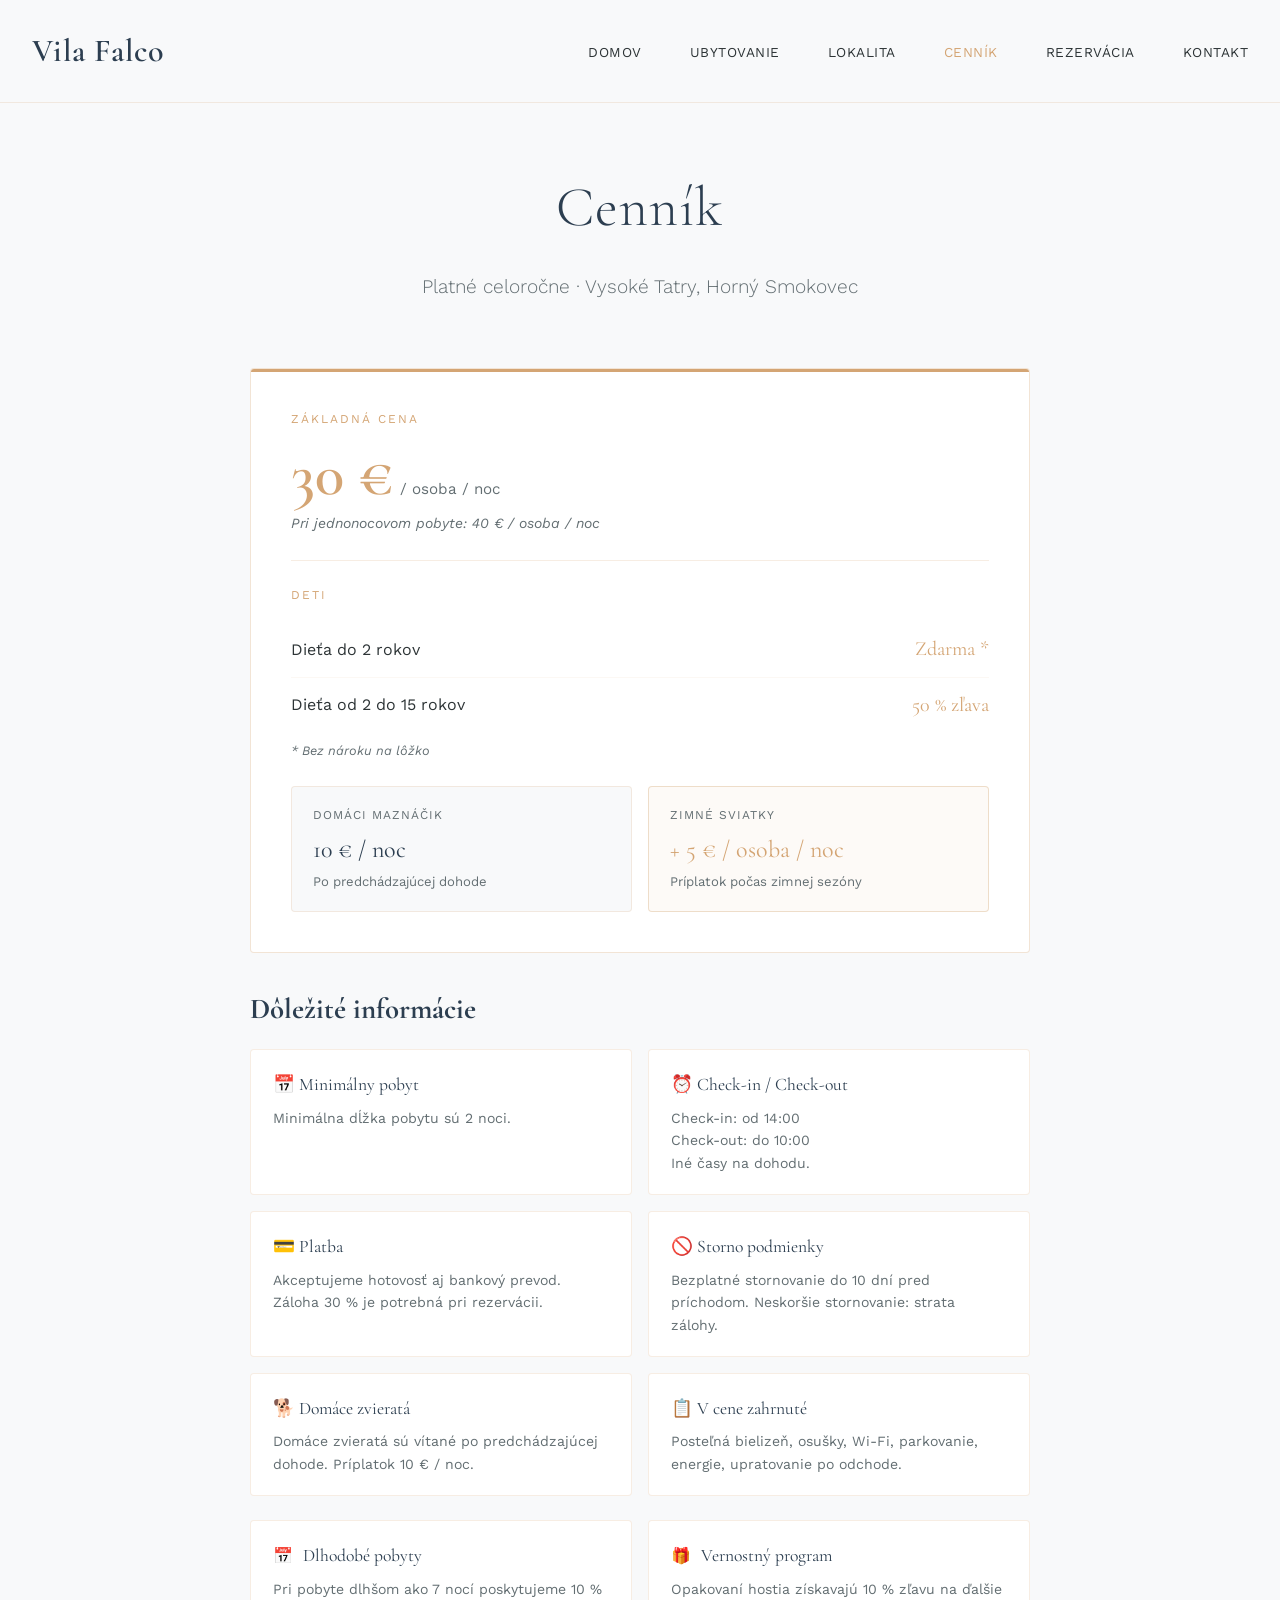
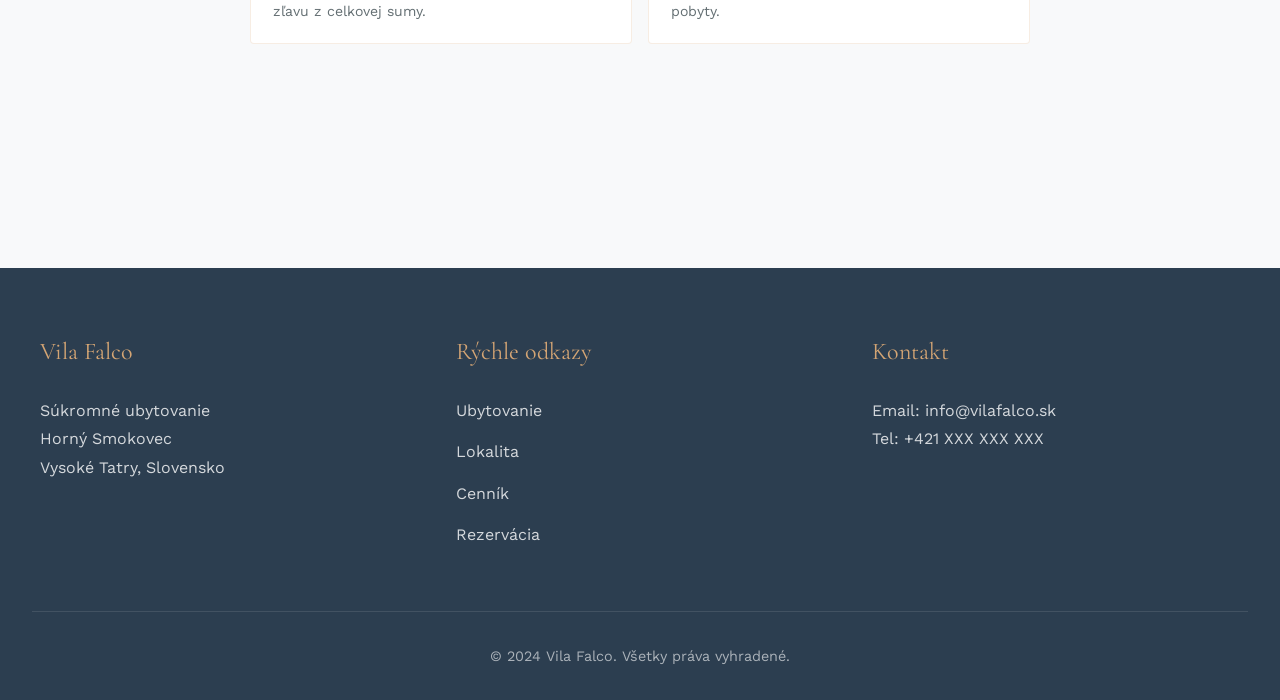
<file: cennik.html>
<!DOCTYPE html>
<html lang="sk">
<head>
    <meta charset="UTF-8">
    <meta name="viewport" content="width=device-width, initial-scale=1.0">
    <title>Cenník - Vila Falco</title>
    <meta name="description" content="Cenník ubytovania Vila Falco - transparentné ceny bez skrytých poplatkov.">
    <link rel="stylesheet" href="styles.css">
</head>
<body>
    <div class="nav-container">
        <nav>
            <a href="index.html" class="logo">Vila Falco</a>
            <ul class="nav-links">
                <li><a href="index.html">Domov</a></li>
                <li><a href="ubytovanie.html">Ubytovanie</a></li>
                <li><a href="lokalita.html">Lokalita</a></li>
                <li><a href="cennik.html" class="active">Cenník</a></li>
                <li><a href="rezervacia.html">Rezervácia</a></li>
                <li><a href="kontakt.html">Kontakt</a></li>
            </ul>
        </nav>
    </div>

<main>
  <div class="container">
    <h1 class="page-title">Cenník</h1>
    <p class="page-subtitle">Platné celoročne · Vysoké Tatry, Horný Smokovec</p>

    <div style="max-width: 780px; margin: 0 auto;">

      <!-- Základná cena -->
      <div style="background: #fff; border: 1px solid rgba(212,165,116,0.3); border-radius: 4px; padding: 2.5rem; margin-bottom: 2rem; position: relative; overflow: hidden;">
        <div style="position: absolute; top: 0; left: 0; right: 0; height: 3px; background: #d4a574;"></div>

        <p style="font-size: 0.75rem; text-transform: uppercase; letter-spacing: 2px; color: #d4a574; margin-bottom: 1rem;">Základná cena</p>
        <div style="display: flex; align-items: baseline; gap: 0.4rem;">
          <span style="font-family: var(--font-display); font-size: 3.8rem; font-weight: 600; color: var(--color-accent); line-height: 1;">30 €</span>
          <span style="color: var(--color-text-light); font-size: 0.95rem;">/ osoba / noc</span>
        </div>
        <p style="font-size: 0.88rem; color: var(--color-text-light); font-style: italic; margin-top: 0.4rem; margin-bottom: 1.5rem;">Pri jednonocovom pobyte: 40 € / osoba / noc</p>

        <hr style="border: none; border-top: 1px solid rgba(212,165,116,0.2); margin: 1.5rem 0;">

        <p style="font-size: 0.75rem; text-transform: uppercase; letter-spacing: 2px; color: #d4a574; margin-bottom: 1rem;">Deti</p>
        <div style="display: flex; justify-content: space-between; align-items: center; padding: 0.65rem 0; border-bottom: 1px solid rgba(212,165,116,0.08);">
          <span>Dieťa do 2 rokov</span>
          <span style="font-family: var(--font-display); font-size: 1.25rem; color: var(--color-accent);">Zdarma *</span>
        </div>
        <div style="display: flex; justify-content: space-between; align-items: center; padding: 0.65rem 0;">
          <span>Dieťa od 2 do 15 rokov</span>
          <span style="font-family: var(--font-display); font-size: 1.25rem; color: var(--color-accent);">50 % zľava</span>
        </div>
        <p style="font-size: 0.8rem; color: var(--color-text-light); font-style: italic; margin-top: 0.5rem;">* Bez nároku na lôžko</p>

        <div style="display: grid; grid-template-columns: 1fr 1fr; gap: 1rem; margin-top: 1.5rem;">
          <div style="background: #f8f9fa; border: 1px solid rgba(212,165,116,0.2); border-radius: 4px; padding: 1.1rem 1.3rem;">
            <p style="font-size: 0.75rem; text-transform: uppercase; letter-spacing: 1px; color: var(--color-text-light); margin-bottom: 0.3rem;">Domáci maznáčik</p>
            <p style="font-family: var(--font-display); font-size: 1.5rem; color: var(--color-primary);">10 € / noc</p>
            <p style="font-size: 0.82rem; color: var(--color-text-light);">Po predchádzajúcej dohode</p>
          </div>
          <div style="background: rgba(212,165,116,0.06); border: 1px solid rgba(212,165,116,0.35); border-radius: 4px; padding: 1.1rem 1.3rem;">
            <p style="font-size: 0.75rem; text-transform: uppercase; letter-spacing: 1px; color: var(--color-text-light); margin-bottom: 0.3rem;">Zimné sviatky</p>
            <p style="font-family: var(--font-display); font-size: 1.5rem; color: var(--color-accent);">+ 5 € / osoba / noc</p>
            <p style="font-size: 0.82rem; color: var(--color-text-light);">Príplatok počas zimnej sezóny</p>
          </div>
        </div>
      </div>

      <!-- Dôležité informácie -->
      <h2 style="font-family: var(--font-display); font-size: 1.8rem; color: var(--color-primary); margin-bottom: 1rem;">Dôležité informácie</h2>
      <div style="display: grid; grid-template-columns: 1fr 1fr; gap: 1rem; margin-bottom: 1.5rem;">

        <div style="background: #fff; border: 1px solid rgba(212,165,116,0.2); border-radius: 4px; padding: 1.25rem 1.4rem;">
          <p style="font-family: var(--font-display); font-size: 1.1rem; color: var(--color-primary); margin-bottom: 0.4rem;">📅 Minimálny pobyt</p>
          <p style="font-size: 0.88rem; color: var(--color-text-light); line-height: 1.6;">Minimálna dĺžka pobytu sú 2 noci.</p>
        </div>

        <div style="background: #fff; border: 1px solid rgba(212,165,116,0.2); border-radius: 4px; padding: 1.25rem 1.4rem;">
          <p style="font-family: var(--font-display); font-size: 1.1rem; color: var(--color-primary); margin-bottom: 0.4rem;">⏰ Check-in / Check-out</p>
          <p style="font-size: 0.88rem; color: var(--color-text-light); line-height: 1.6;">Check-in: od 14:00<br>Check-out: do 10:00<br>Iné časy na dohodu.</p>
        </div>

        <div style="background: #fff; border: 1px solid rgba(212,165,116,0.2); border-radius: 4px; padding: 1.25rem 1.4rem;">
          <p style="font-family: var(--font-display); font-size: 1.1rem; color: var(--color-primary); margin-bottom: 0.4rem;">💳 Platba</p>
          <p style="font-size: 0.88rem; color: var(--color-text-light); line-height: 1.6;">Akceptujeme hotovosť aj bankový prevod. Záloha 30 % je potrebná pri rezervácii.</p>
        </div>

        <div style="background: #fff; border: 1px solid rgba(212,165,116,0.2); border-radius: 4px; padding: 1.25rem 1.4rem;">
          <p style="font-family: var(--font-display); font-size: 1.1rem; color: var(--color-primary); margin-bottom: 0.4rem;">🚫 Storno podmienky</p>
          <p style="font-size: 0.88rem; color: var(--color-text-light); line-height: 1.6;">Bezplatné stornovanie do 10 dní pred príchodom. Neskoršie stornovanie: strata zálohy.</p>
        </div>

        <div style="background: #fff; border: 1px solid rgba(212,165,116,0.2); border-radius: 4px; padding: 1.25rem 1.4rem;">
          <p style="font-family: var(--font-display); font-size: 1.1rem; color: var(--color-primary); margin-bottom: 0.4rem;">🐕 Domáce zvieratá</p>
          <p style="font-size: 0.88rem; color: var(--color-text-light); line-height: 1.6;">Domáce zvieratá sú vítané po predchádzajúcej dohode. Príplatok 10 € / noc.</p>
        </div>

        <div style="background: #fff; border: 1px solid rgba(212,165,116,0.2); border-radius: 4px; padding: 1.25rem 1.4rem;">
          <p style="font-family: var(--font-display); font-size: 1.1rem; color: var(--color-primary); margin-bottom: 0.4rem;">📋 V cene zahrnuté</p>
          <p style="font-size: 0.88rem; color: var(--color-text-light); line-height: 1.6;">Posteľná bielizeň, osušky, Wi-Fi, parkovanie, energie, upratovanie po odchode.</p>
        </div>

      </div>

<!-- Bonusy -->
      <div style="display: grid; grid-template-columns: 1fr 1fr; gap: 1rem; margin-bottom: 3rem;">

        <div style="background: #fff; border: 1px solid rgba(212,165,116,0.2); border-radius: 4px; padding: 1.25rem 1.4rem;">
          <div style="display: flex; align-items: center; gap: 0.6rem; margin-bottom: 0.4rem;">
            <span style="font-size: 1rem; line-height: 1;">📅</span>
            <span style="font-family: var(--font-display); font-size: 1.1rem; color: var(--color-primary);">Dlhodobé pobyty</span>
          </div>
          <p style="font-size: 0.88rem; color: var(--color-text-light); line-height: 1.6;">Pri pobyte dlhšom ako 7 nocí poskytujeme 10 % zľavu z celkovej sumy.</p>
        </div>

        <div style="background: #fff; border: 1px solid rgba(212,165,116,0.2); border-radius: 4px; padding: 1.25rem 1.4rem;">
          <div style="display: flex; align-items: center; gap: 0.6rem; margin-bottom: 0.4rem;">
            <span style="font-size: 1rem; line-height: 1;">🎁</span>
            <span style="font-family: var(--font-display); font-size: 1.1rem; color: var(--color-primary);">Vernostný program</span>
          </div>
          <p style="font-size: 0.88rem; color: var(--color-text-light); line-height: 1.6;">Opakovaní hostia získavajú 10 % zľavu na ďalšie pobyty.</p>
        </div>

      </div>

    </div>
  </div>
</main>

    <footer>
        <div class="footer-content">
            <div class="footer-section">
                <h3>Vila Falco</h3>
                <p>Súkromné ubytovanie<br>
                Horný Smokovec<br>
                Vysoké Tatry, Slovensko</p>
            </div>
            
            <div class="footer-section">
                <h3>Rýchle odkazy</h3>
                <a href="ubytovanie.html">Ubytovanie</a>
                <a href="lokalita.html">Lokalita</a>
                <a href="cennik.html">Cenník</a>
                <a href="rezervacia.html">Rezervácia</a>
            </div>
            
            <div class="footer-section">
                <h3>Kontakt</h3>
                <p>Email: info@vilafalco.sk<br>
                Tel: +421 XXX XXX XXX</p>
            </div>
        </div>
        
        <div class="footer-bottom">
            <p>&copy; 2024 Vila Falco. Všetky práva vyhradené.</p>
        </div>
    </footer>
</body>
</html>
</file>
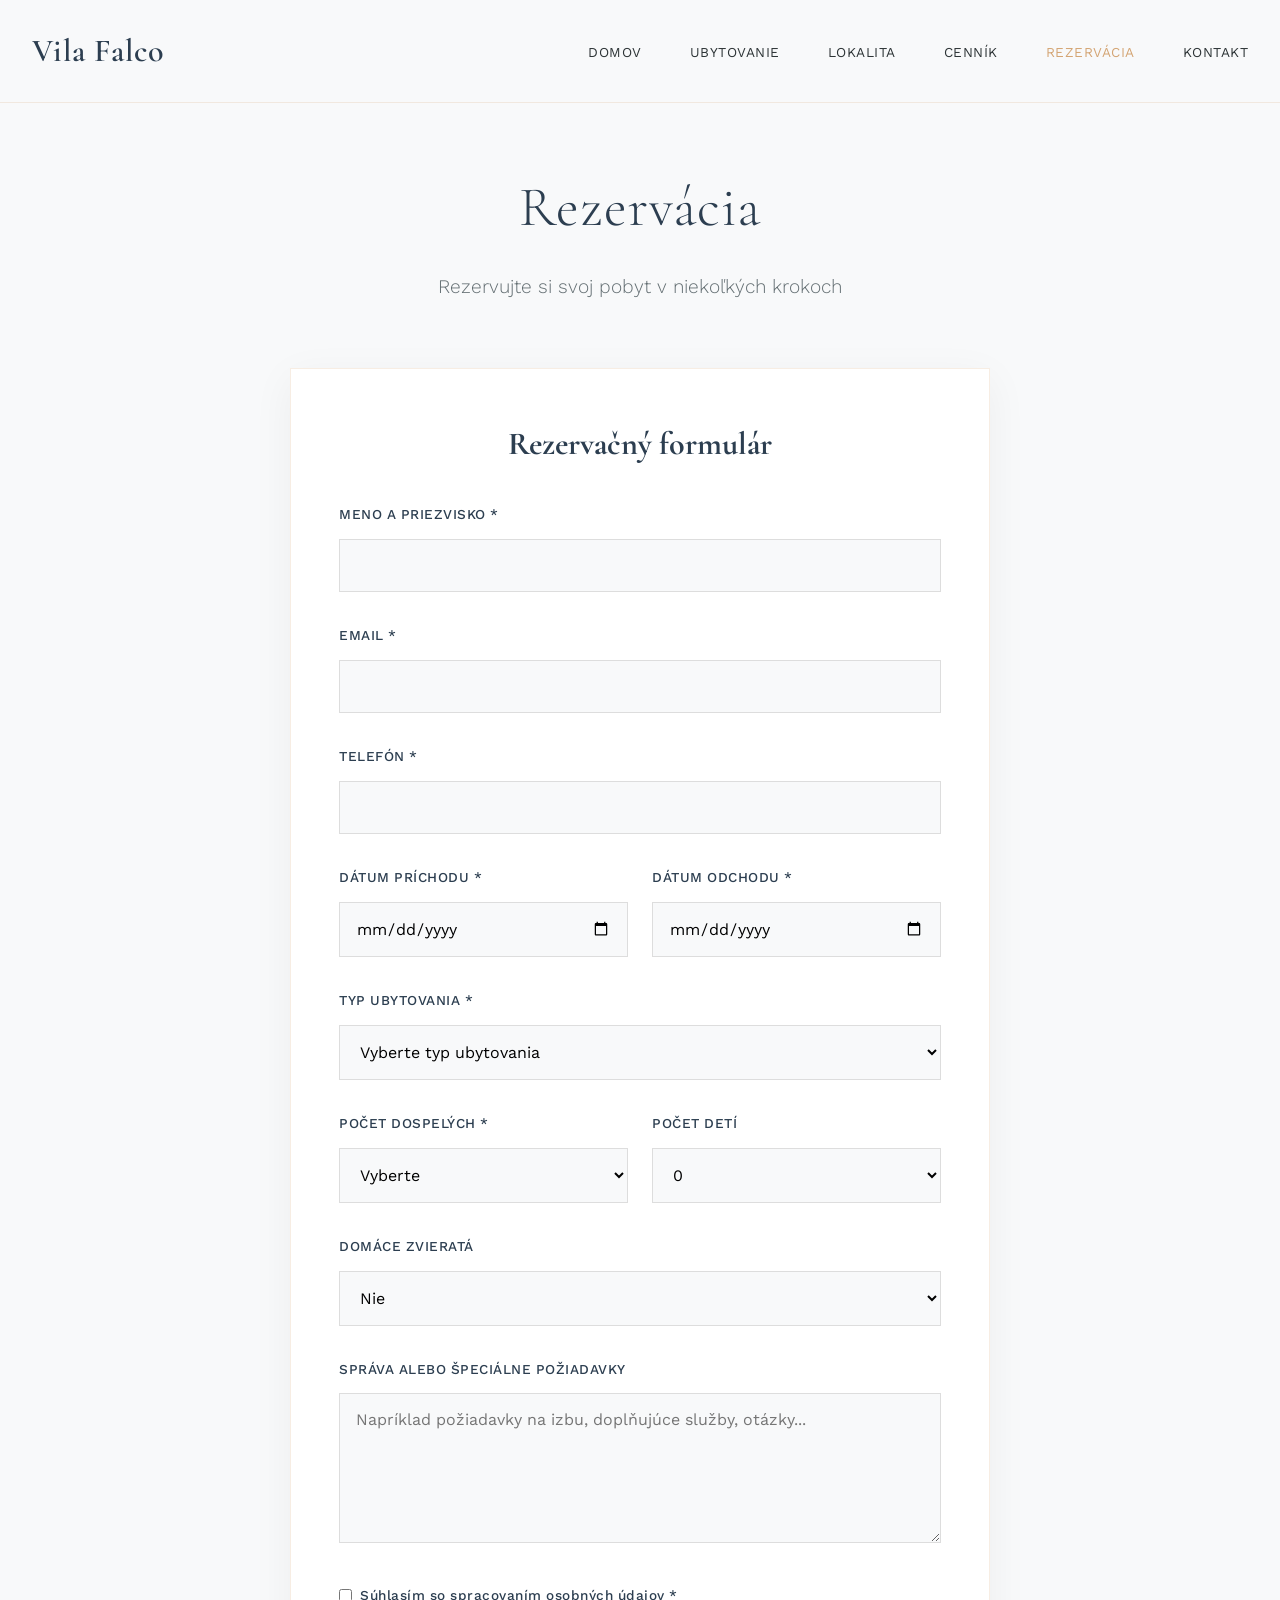
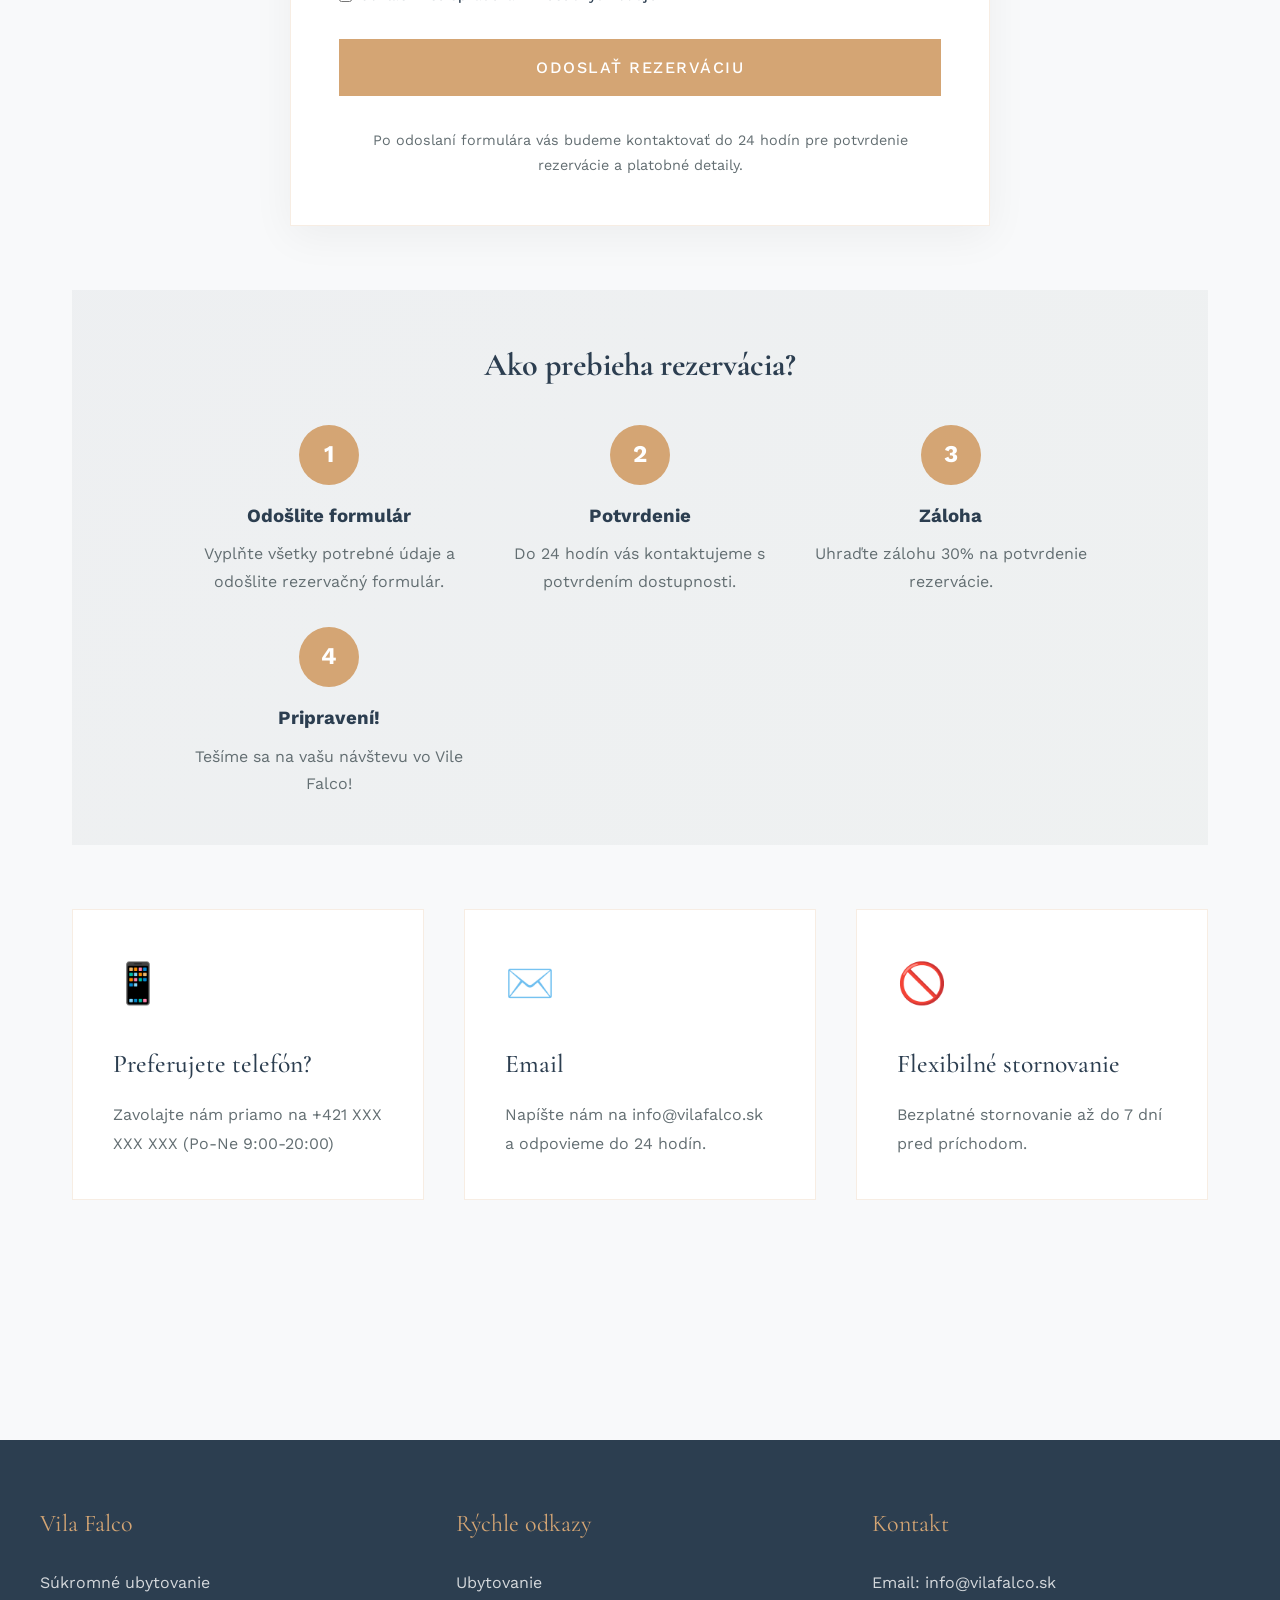
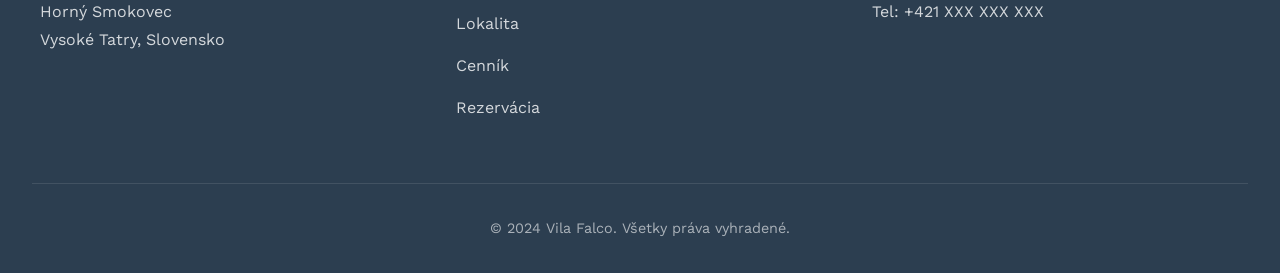
<file: rezervacia.html>
<!DOCTYPE html>
<html lang="sk">
<head>
    <meta charset="UTF-8">
    <meta name="viewport" content="width=device-width, initial-scale=1.0">
    <title>Rezervácia - Vila Falco</title>
    <meta name="description" content="Rezervujte si pobyt vo Vile Falco jednoducho online.">
    <link rel="stylesheet" href="styles.css">
</head>
<body>
    <div class="nav-container">
        <nav>
            <a href="index.html" class="logo">Vila Falco</a>
            <ul class="nav-links">
                <li><a href="index.html">Domov</a></li>
                <li><a href="ubytovanie.html">Ubytovanie</a></li>
                <li><a href="lokalita.html">Lokalita</a></li>
                <li><a href="cennik.html">Cenník</a></li>
                <li><a href="rezervacia.html" class="active">Rezervácia</a></li>
                <li><a href="kontakt.html">Kontakt</a></li>
            </ul>
        </nav>
    </div>

    <main>
        <div class="container">
            <h1 class="page-title">Rezervácia</h1>
            <p class="page-subtitle">Rezervujte si svoj pobyt v niekoľkých krokoch</p>

            <div class="contact-form">
                <h2 style="font-family: var(--font-display); font-size: 2rem; text-align: center; margin-bottom: 2rem; color: var(--color-primary);">Rezervačný formulár</h2>
                
                <form action="#" method="POST" onsubmit="handleSubmit(event)">
                    <div class="form-group">
                        <label for="name">Meno a priezvisko *</label>
                        <input type="text" id="name" name="name" required>
                    </div>

                    <div class="form-group">
                        <label for="email">Email *</label>
                        <input type="email" id="email" name="email" required>
                    </div>

                    <div class="form-group">
                        <label for="phone">Telefón *</label>
                        <input type="tel" id="phone" name="phone" required>
                    </div>

                    <div style="display: grid; grid-template-columns: 1fr 1fr; gap: 1.5rem;">
                        <div class="form-group">
                            <label for="checkin">Dátum príchodu *</label>
                            <input type="date" id="checkin" name="checkin" required>
                        </div>

                        <div class="form-group">
                            <label for="checkout">Dátum odchodu *</label>
                            <input type="date" id="checkout" name="checkout" required>
                        </div>
                    </div>

                    <div class="form-group">
                        <label for="accommodation">Typ ubytovania *</label>
                        <select id="accommodation" name="accommodation" required>
                            <option value="">Vyberte typ ubytovania</option>
                            <option value="double">Dvojlôžková izba (€45/noc)</option>
                            <option value="triple">Trojlôžková izba (€60/noc)</option>
                            <option value="floor">Celé poschodie (€120/noc)</option>
                        </select>
                    </div>

                    <div style="display: grid; grid-template-columns: 1fr 1fr; gap: 1.5rem;">
                        <div class="form-group">
                            <label for="adults">Počet dospelých *</label>
                            <select id="adults" name="adults" required>
                                <option value="">Vyberte</option>
                                <option value="1">1</option>
                                <option value="2">2</option>
                                <option value="3">3</option>
                                <option value="4">4</option>
                                <option value="5">5</option>
                                <option value="6">6</option>
                            </select>
                        </div>

                        <div class="form-group">
                            <label for="children">Počet detí</label>
                            <select id="children" name="children">
                                <option value="0">0</option>
                                <option value="1">1</option>
                                <option value="2">2</option>
                                <option value="3">3</option>
                                <option value="4">4</option>
                            </select>
                        </div>
                    </div>

                    <div class="form-group">
                        <label for="pets">Domáce zvieratá</label>
                        <select id="pets" name="pets">
                            <option value="no">Nie</option>
                            <option value="yes">Áno (príplatok €10/noc)</option>
                        </select>
                    </div>

                    <div class="form-group">
                        <label for="message">Správa alebo špeciálne požiadavky</label>
                        <textarea id="message" name="message" rows="5" placeholder="Napríklad požiadavky na izbu, doplňujúce služby, otázky..."></textarea>
                    </div>

                    <div class="form-group">
                        <label style="display: flex; align-items: center; text-transform: none; gap: 0.5rem;">
                            <input type="checkbox" required style="width: auto;">
                            <span>Súhlasím so spracovaním osobných údajov *</span>
                        </label>
                    </div>

                    <button type="submit" class="submit-btn">Odoslať rezerváciu</button>
                </form>

                <p style="text-align: center; margin-top: 2rem; color: var(--color-text-light); font-size: 0.9rem;">
                    Po odoslaní formulára vás budeme kontaktovať do 24 hodín pre potvrdenie rezervácie a platobné detaily.
                </p>
            </div>

            <div style="background: linear-gradient(135deg, rgba(44, 62, 80, 0.05), rgba(61, 90, 76, 0.05)); padding: 3rem; margin: 4rem 0;">
                <h2 style="font-family: var(--font-display); font-size: 2rem; text-align: center; margin-bottom: 2rem; color: var(--color-primary);">Ako prebieha rezervácia?</h2>
                
                <div style="display: grid; grid-template-columns: repeat(auto-fit, minmax(250px, 1fr)); gap: 2rem; max-width: 900px; margin: 0 auto;">
                    <div style="text-align: center;">
                        <div style="width: 60px; height: 60px; background: var(--color-accent); color: white; border-radius: 50%; display: flex; align-items: center; justify-content: center; font-size: 1.5rem; font-weight: bold; margin: 0 auto 1rem;">1</div>
                        <h3 style="color: var(--color-primary); margin-bottom: 0.5rem;">Odošlite formulár</h3>
                        <p style="color: var(--color-text-light);">Vyplňte všetky potrebné údaje a odošlite rezervačný formulár.</p>
                    </div>
                    
                    <div style="text-align: center;">
                        <div style="width: 60px; height: 60px; background: var(--color-accent); color: white; border-radius: 50%; display: flex; align-items: center; justify-content: center; font-size: 1.5rem; font-weight: bold; margin: 0 auto 1rem;">2</div>
                        <h3 style="color: var(--color-primary); margin-bottom: 0.5rem;">Potvrdenie</h3>
                        <p style="color: var(--color-text-light);">Do 24 hodín vás kontaktujeme s potvrdením dostupnosti.</p>
                    </div>
                    
                    <div style="text-align: center;">
                        <div style="width: 60px; height: 60px; background: var(--color-accent); color: white; border-radius: 50%; display: flex; align-items: center; justify-content: center; font-size: 1.5rem; font-weight: bold; margin: 0 auto 1rem;">3</div>
                        <h3 style="color: var(--color-primary); margin-bottom: 0.5rem;">Záloha</h3>
                        <p style="color: var(--color-text-light);">Uhraďte zálohu 30% na potvrdenie rezervácie.</p>
                    </div>
                    
                    <div style="text-align: center;">
                        <div style="width: 60px; height: 60px; background: var(--color-accent); color: white; border-radius: 50%; display: flex; align-items: center; justify-content: center; font-size: 1.5rem; font-weight: bold; margin: 0 auto 1rem;">4</div>
                        <h3 style="color: var(--color-primary); margin-bottom: 0.5rem;">Pripravení!</h3>
                        <p style="color: var(--color-text-light);">Tešíme sa na vašu návštevu vo Vile Falco!</p>
                    </div>
                </div>
            </div>

            <div class="features" style="margin-top: 4rem;">
                <div class="feature-card">
                    <div class="feature-icon">📱</div>
                    <h3>Preferujete telefón?</h3>
                    <p>Zavolajte nám priamo na +421 XXX XXX XXX (Po-Ne 9:00-20:00)</p>
                </div>
                
                <div class="feature-card">
                    <div class="feature-icon">✉️</div>
                    <h3>Email</h3>
                    <p>Napíšte nám na info@vilafalco.sk a odpovieme do 24 hodín.</p>
                </div>
                
                <div class="feature-card">
                    <div class="feature-icon">🚫</div>
                    <h3>Flexibilné stornovanie</h3>
                    <p>Bezplatné stornovanie až do 7 dní pred príchodom.</p>
                </div>
            </div>
        </div>
    </main>

    <footer>
        <div class="footer-content">
            <div class="footer-section">
                <h3>Vila Falco</h3>
                <p>Súkromné ubytovanie<br>
                Horný Smokovec<br>
                Vysoké Tatry, Slovensko</p>
            </div>
            
            <div class="footer-section">
                <h3>Rýchle odkazy</h3>
                <a href="ubytovanie.html">Ubytovanie</a>
                <a href="lokalita.html">Lokalita</a>
                <a href="cennik.html">Cenník</a>
                <a href="rezervacia.html">Rezervácia</a>
            </div>
            
            <div class="footer-section">
                <h3>Kontakt</h3>
                <p>Email: info@vilafalco.sk<br>
                Tel: +421 XXX XXX XXX</p>
            </div>
        </div>
        
        <div class="footer-bottom">
            <p>&copy; 2024 Vila Falco. Všetky práva vyhradené.</p>
        </div>
    </footer>

    <script>
        function handleSubmit(event) {
            event.preventDefault();
            alert('Ďakujeme za vašu rezerváciu! V skutočnom nasadení by ste teraz mali nastaviť odoslanie formulára na váš email alebo rezervačný systém. Budeme vás kontaktovať do 24 hodín.');
            // V skutočnosti tu pripojíte formulár na váš backend alebo email službu
        }

        // Nastavenie minimálneho dátumu na dnešok
        document.addEventListener('DOMContentLoaded', function() {
            const today = new Date().toISOString().split('T')[0];
            document.getElementById('checkin').setAttribute('min', today);
            document.getElementById('checkout').setAttribute('min', today);

            // Aktualizovať minimálny checkout dátum po výbere check-in
            document.getElementById('checkin').addEventListener('change', function() {
                const checkinDate = new Date(this.value);
                checkinDate.setDate(checkinDate.getDate() + 1);
                const minCheckout = checkinDate.toISOString().split('T')[0];
                document.getElementById('checkout').setAttribute('min', minCheckout);
            });
        });
    </script>
</body>
</html>
</file>
<file: styles.css>
@import url('https://fonts.googleapis.com/css2?family=Cormorant+Garamond:wght@300;400;600;700&family=Work+Sans:wght@300;400;500;600&display=swap');

:root {
  --color-primary: #2c3e50;
  --color-accent: #d4a574;
  --color-mountain: #4a5f7a;
  --color-snow: #f8f9fa;
  --color-forest: #3d5a4c;
  --color-text: #2d3436;
  --color-text-light: #636e72;
  
  --font-display: 'Cormorant Garamond', serif;
  --font-body: 'Work Sans', sans-serif;
  
  --transition: all 0.4s cubic-bezier(0.4, 0, 0.2, 1);
}

* {
  margin: 0;
  padding: 0;
  box-sizing: border-box;
}

body {
  font-family: var(--font-body);
  color: var(--color-text);
  line-height: 1.7;
  background: var(--color-snow);
  overflow-x: hidden;
}

/* Navigation */
.nav-container {
  position: fixed;
  top: 0;
  left: 0;
  right: 0;
  background: rgba(248, 249, 250, 0.95);
  backdrop-filter: blur(10px);
  z-index: 1000;
  border-bottom: 1px solid rgba(212, 165, 116, 0.2);
  transition: var(--transition);
}

nav {
  max-width: 1400px;
  margin: 0 auto;
  padding: 1.5rem 2rem;
  display: flex;
  justify-content: space-between;
  align-items: center;
}

.logo {
  font-family: var(--font-display);
  font-size: 2rem;
  font-weight: 600;
  color: var(--color-primary);
  text-decoration: none;
  letter-spacing: 1px;
  position: relative;
}

.logo::after {
  content: '';
  position: absolute;
  bottom: -5px;
  left: 0;
  width: 0;
  height: 2px;
  background: var(--color-accent);
  transition: var(--transition);
}

.logo:hover::after {
  width: 100%;
}

.nav-links {
  display: flex;
  gap: 3rem;
  list-style: none;
}

.nav-links a {
  color: var(--color-text);
  text-decoration: none;
  font-weight: 400;
  font-size: 0.95rem;
  letter-spacing: 0.5px;
  position: relative;
  transition: var(--transition);
  text-transform: uppercase;
  font-size: 0.85rem;
}

.nav-links a::before {
  content: '';
  position: absolute;
  bottom: -5px;
  left: 0;
  width: 0;
  height: 1px;
  background: var(--color-accent);
  transition: var(--transition);
}

.nav-links a:hover {
  color: var(--color-accent);
}

.nav-links a:hover::before {
  width: 100%;
}

.nav-links a.active {
  color: var(--color-accent);
}

/* Hero Section */
.hero {
  height: 85vh;
  background: linear-gradient(135deg, rgba(44, 62, 80, 0.7), rgba(61, 90, 76, 0.6)), 
              url('https://images.unsplash.com/photo-1506905925346-21bda4d32df4?q=80&w=2000') center/cover;
  display: flex;
  align-items: center;
  justify-content: center;
  position: relative;
  margin-top: 80px;
  overflow: hidden;
}

.hero::before {
  content: '';
  position: absolute;
  inset: 0;
  background: repeating-linear-gradient(
    0deg,
    transparent,
    transparent 2px,
    rgba(255, 255, 255, 0.03) 2px,
    rgba(255, 255, 255, 0.03) 4px
  );
  pointer-events: none;
}

.hero-content {
  text-align: center;
  color: white;
  z-index: 2;
  max-width: 900px;
  padding: 0 2rem;
  animation: fadeInUp 1s ease-out;
}

.hero h1 {
  font-family: var(--font-display);
  font-size: 5rem;
  font-weight: 300;
  margin-bottom: 1rem;
  letter-spacing: 2px;
  text-shadow: 2px 4px 8px rgba(0, 0, 0, 0.3);
  line-height: 1.2;
}

.hero-subtitle {
  font-size: 1.3rem;
  font-weight: 300;
  letter-spacing: 3px;
  text-transform: uppercase;
  color: var(--color-accent);
  margin-bottom: 2rem;
  text-shadow: 1px 2px 4px rgba(0, 0, 0, 0.3);
}

.hero p {
  font-size: 1.2rem;
  margin-bottom: 2.5rem;
  line-height: 1.8;
  max-width: 600px;
  margin-left: auto;
  margin-right: auto;
  font-weight: 300;
}

.cta-button {
  display: inline-block;
  padding: 1.2rem 3rem;
  background: var(--color-accent);
  color: white;
  text-decoration: none;
  font-weight: 500;
  letter-spacing: 1.5px;
  text-transform: uppercase;
  font-size: 0.9rem;
  transition: var(--transition);
  border: 2px solid var(--color-accent);
  position: relative;
  overflow: hidden;
}

.cta-button::before {
  content: '';
  position: absolute;
  top: 50%;
  left: 50%;
  width: 0;
  height: 0;
  border-radius: 50%;
  background: rgba(255, 255, 255, 0.2);
  transform: translate(-50%, -50%);
  transition: width 0.6s, height 0.6s;
}

.cta-button:hover::before {
  width: 300px;
  height: 300px;
}

.cta-button:hover {
  transform: translateY(-2px);
  box-shadow: 0 10px 25px rgba(212, 165, 116, 0.3);
}

/* Main Content */
main {
  margin-top: 80px;
}

.container {
  max-width: 1200px;
  margin: 0 auto;
  padding: 5rem 2rem;
}

.page-title {
  font-family: var(--font-display);
  font-size: 3.5rem;
  font-weight: 300;
  color: var(--color-primary);
  margin-bottom: 1rem;
  text-align: center;
  letter-spacing: 1px;
}

.page-subtitle {
  text-align: center;
  font-size: 1.2rem;
  color: var(--color-text-light);
  margin-bottom: 4rem;
  font-weight: 300;
}

/* Feature Grid */
.features {
  display: grid;
  grid-template-columns: repeat(auto-fit, minmax(280px, 1fr));
  gap: 2.5rem;
  margin: 4rem 0;
}

.feature-card {
  padding: 2.5rem;
  background: white;
  border: 1px solid rgba(212, 165, 116, 0.2);
  transition: var(--transition);
  position: relative;
  overflow: hidden;
}

.feature-card::before {
  content: '';
  position: absolute;
  top: 0;
  left: 0;
  width: 100%;
  height: 3px;
  background: var(--color-accent);
  transform: scaleX(0);
  transform-origin: left;
  transition: var(--transition);
}

.feature-card:hover::before {
  transform: scaleX(1);
}

.feature-card:hover {
  transform: translateY(-5px);
  box-shadow: 0 15px 40px rgba(0, 0, 0, 0.1);
}

.feature-icon {
  font-size: 2.5rem;
  margin-bottom: 1.5rem;
  color: var(--color-accent);
}

.feature-card h3 {
  font-family: var(--font-display);
  font-size: 1.6rem;
  margin-bottom: 1rem;
  color: var(--color-primary);
  font-weight: 500;
}

.feature-card p {
  color: var(--color-text-light);
  line-height: 1.8;
}

/* Content Section */
.content-section {
  margin: 5rem 0;
  display: grid;
  grid-template-columns: 1fr 1fr;
  gap: 4rem;
  align-items: center;
}

.content-image {
  width: 100%;
  height: 500px;
  object-fit: cover;
  border: 10px solid white;
  box-shadow: 0 20px 60px rgba(0, 0, 0, 0.15);
  transition: var(--transition);
}

.content-image:hover {
  transform: scale(1.02);
  box-shadow: 0 25px 80px rgba(0, 0, 0, 0.2);
}

.content-text h2 {
  font-family: var(--font-display);
  font-size: 2.5rem;
  color: var(--color-primary);
  margin-bottom: 1.5rem;
  font-weight: 400;
}

.content-text p {
  color: var(--color-text-light);
  margin-bottom: 1.5rem;
  line-height: 1.9;
  font-size: 1.05rem;
}

.content-text ul {
  list-style: none;
  margin: 2rem 0;
}

.content-text li {
  padding: 0.8rem 0;
  padding-left: 2rem;
  position: relative;
  color: var(--color-text);
  font-size: 1.05rem;
}

.content-text li::before {
  content: '◆';
  position: absolute;
  left: 0;
  color: var(--color-accent);
  font-size: 0.8rem;
}

/* Footer */
footer {
  background: var(--color-primary);
  color: white;
  padding: 4rem 2rem 2rem;
  margin-top: 6rem;
}

.footer-content {
  max-width: 1200px;
  margin: 0 auto;
  display: grid;
  grid-template-columns: repeat(auto-fit, minmax(250px, 1fr));
  gap: 3rem;
  margin-bottom: 3rem;
}

.footer-section h3 {
  font-family: var(--font-display);
  font-size: 1.5rem;
  margin-bottom: 1.5rem;
  color: var(--color-accent);
  font-weight: 400;
}

.footer-section p,
.footer-section a {
  color: rgba(255, 255, 255, 0.8);
  text-decoration: none;
  display: block;
  margin-bottom: 0.8rem;
  transition: var(--transition);
  line-height: 1.8;
}

.footer-section a:hover {
  color: var(--color-accent);
  padding-left: 5px;
}

.footer-bottom {
  text-align: center;
  padding-top: 2rem;
  border-top: 1px solid rgba(255, 255, 255, 0.1);
  color: rgba(255, 255, 255, 0.6);
  font-size: 0.9rem;
}

/* Animations */
@keyframes fadeInUp {
  from {
    opacity: 0;
    transform: translateY(30px);
  }
  to {
    opacity: 1;
    transform: translateY(0);
  }
}

.fade-in {
  animation: fadeInUp 0.8s ease-out;
}

/* Contact Form */
.contact-form {
  max-width: 700px;
  margin: 3rem auto;
  padding: 3rem;
  background: white;
  border: 1px solid rgba(212, 165, 116, 0.2);
  box-shadow: 0 10px 40px rgba(0, 0, 0, 0.05);
}

.form-group {
  margin-bottom: 2rem;
}

.form-group label {
  display: block;
  margin-bottom: 0.8rem;
  color: var(--color-primary);
  font-weight: 500;
  letter-spacing: 0.5px;
  text-transform: uppercase;
  font-size: 0.85rem;
}

.form-group input,
.form-group textarea,
.form-group select {
  width: 100%;
  padding: 1rem;
  border: 1px solid #ddd;
  font-family: var(--font-body);
  font-size: 1rem;
  transition: var(--transition);
  background: var(--color-snow);
}

.form-group input:focus,
.form-group textarea:focus,
.form-group select:focus {
  outline: none;
  border-color: var(--color-accent);
  background: white;
}

.form-group textarea {
  resize: vertical;
  min-height: 150px;
}

.submit-btn {
  width: 100%;
  padding: 1.2rem;
  background: var(--color-accent);
  color: white;
  border: none;
  font-family: var(--font-body);
  font-size: 1rem;
  font-weight: 500;
  letter-spacing: 1.5px;
  text-transform: uppercase;
  cursor: pointer;
  transition: var(--transition);
}

.submit-btn:hover {
  background: var(--color-primary);
  transform: translateY(-2px);
  box-shadow: 0 10px 25px rgba(0, 0, 0, 0.15);
}

/* Pricing Table */
.pricing-grid {
  display: grid;
  grid-template-columns: repeat(auto-fit, minmax(300px, 1fr));
  gap: 2rem;
  margin: 3rem 0;
}

.pricing-card {
  background: white;
  padding: 3rem 2rem;
  border: 1px solid rgba(212, 165, 116, 0.2);
  text-align: center;
  transition: var(--transition);
  position: relative;
  overflow: hidden;
}

.pricing-card::before {
  content: '';
  position: absolute;
  top: 0;
  left: 0;
  right: 0;
  height: 5px;
  background: linear-gradient(90deg, var(--color-accent), var(--color-mountain));
  transform: scaleX(0);
  transition: var(--transition);
}

.pricing-card:hover::before {
  transform: scaleX(1);
}

.pricing-card:hover {
  transform: translateY(-10px);
  box-shadow: 0 20px 60px rgba(0, 0, 0, 0.1);
}

.pricing-card h3 {
  font-family: var(--font-display);
  font-size: 1.8rem;
  color: var(--color-primary);
  margin-bottom: 1rem;
  font-weight: 500;
}

.price {
  font-family: var(--font-display);
  font-size: 3rem;
  color: var(--color-accent);
  margin: 1.5rem 0;
  font-weight: 600;
}

.price-period {
  font-size: 1rem;
  color: var(--color-text-light);
  font-weight: 300;
}

.pricing-features {
  list-style: none;
  margin: 2rem 0;
  text-align: left;
}

.pricing-features li {
  padding: 0.8rem 0;
  border-bottom: 1px solid rgba(212, 165, 116, 0.1);
  color: var(--color-text);
}

/* Responsive */
@media (max-width: 968px) {
  .nav-links {
    gap: 1.5rem;
  }
  
  .hero h1 {
    font-size: 3.5rem;
  }
  
  .content-section {
    grid-template-columns: 1fr;
    gap: 2rem;
  }
  
  .page-title {
    font-size: 2.5rem;
  }
}

@media (max-width: 640px) {
  nav {
    flex-direction: column;
    gap: 1.5rem;
  }
  
  .nav-links {
    flex-wrap: wrap;
    justify-content: center;
    gap: 1rem;
  }
  
  .hero h1 {
    font-size: 2.5rem;
  }
  
  .hero p {
    font-size: 1rem;
  }
  
  .contact-form {
    padding: 2rem 1.5rem;
  }
}
</file>
